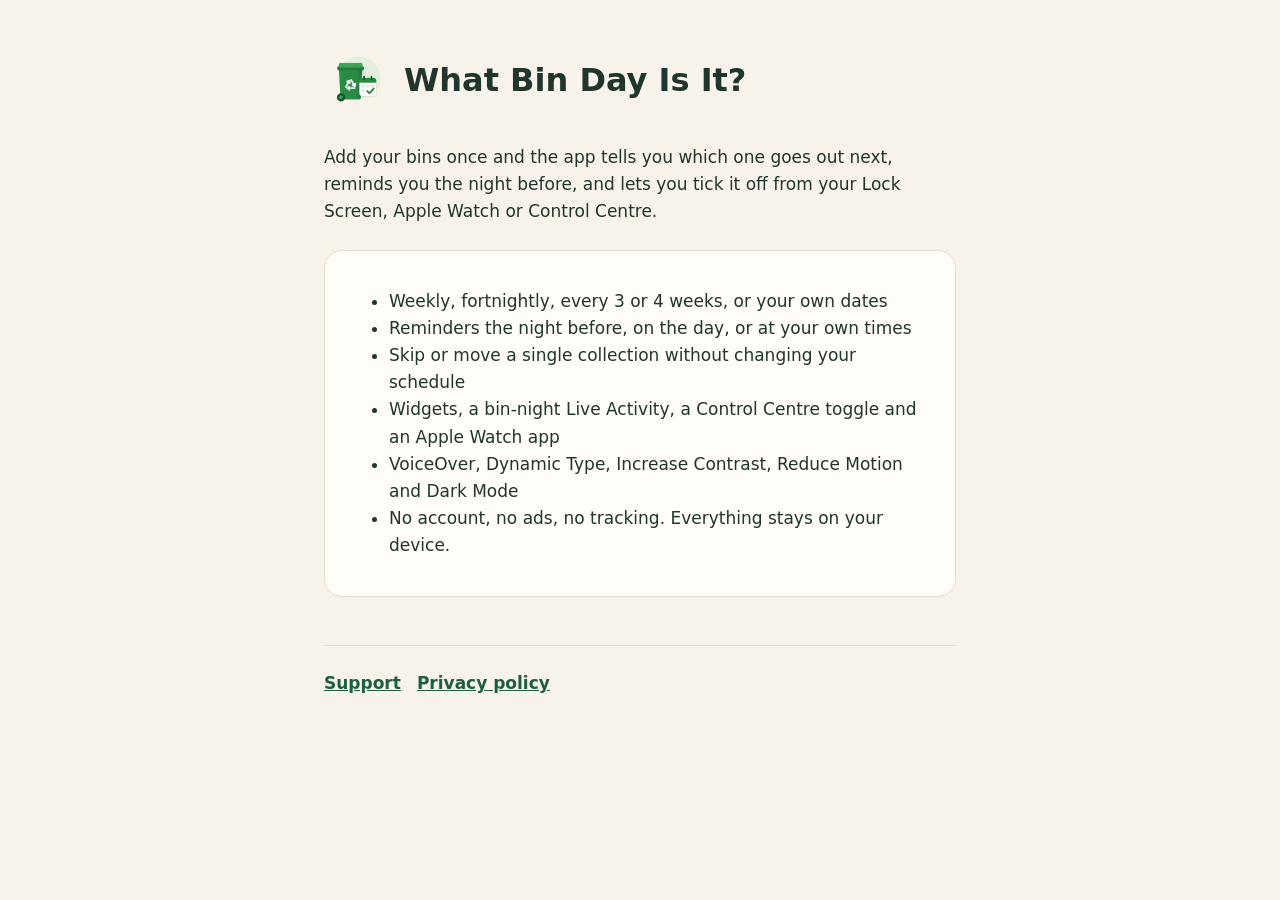
<file: index.html>
<!doctype html>
<html lang="en-GB">
<head>
<meta charset="utf-8">
<meta name="viewport" content="width=device-width, initial-scale=1">
<title>What Bin Day Is It?</title>
<meta name="description" content="Never miss bin collection day. Reminders, widgets and an Apple Watch app for your household bins.">
<link rel="stylesheet" href="style.css">
</head>
<body>
<main>
  <header><img src="icon.png" alt=""><h1>What Bin Day Is It?</h1></header>
  <p>Add your bins once and the app tells you which one goes out next, reminds you the night before, and lets you tick it off from your Lock Screen, Apple Watch or Control Centre.</p>
  <div class="card">
    <ul>
      <li>Weekly, fortnightly, every 3 or 4 weeks, or your own dates</li>
      <li>Reminders the night before, on the day, or at your own times</li>
      <li>Skip or move a single collection without changing your schedule</li>
      <li>Widgets, a bin-night Live Activity, a Control Centre toggle and an Apple Watch app</li>
      <li>VoiceOver, Dynamic Type, Increase Contrast, Reduce Motion and Dark Mode</li>
      <li>No account, no ads, no tracking. Everything stays on your device.</li>
    </ul>
  </div>
  <nav><a href="support.html">Support</a><a href="privacy.html">Privacy policy</a></nav>
</main>
</body>
</html>
</file>
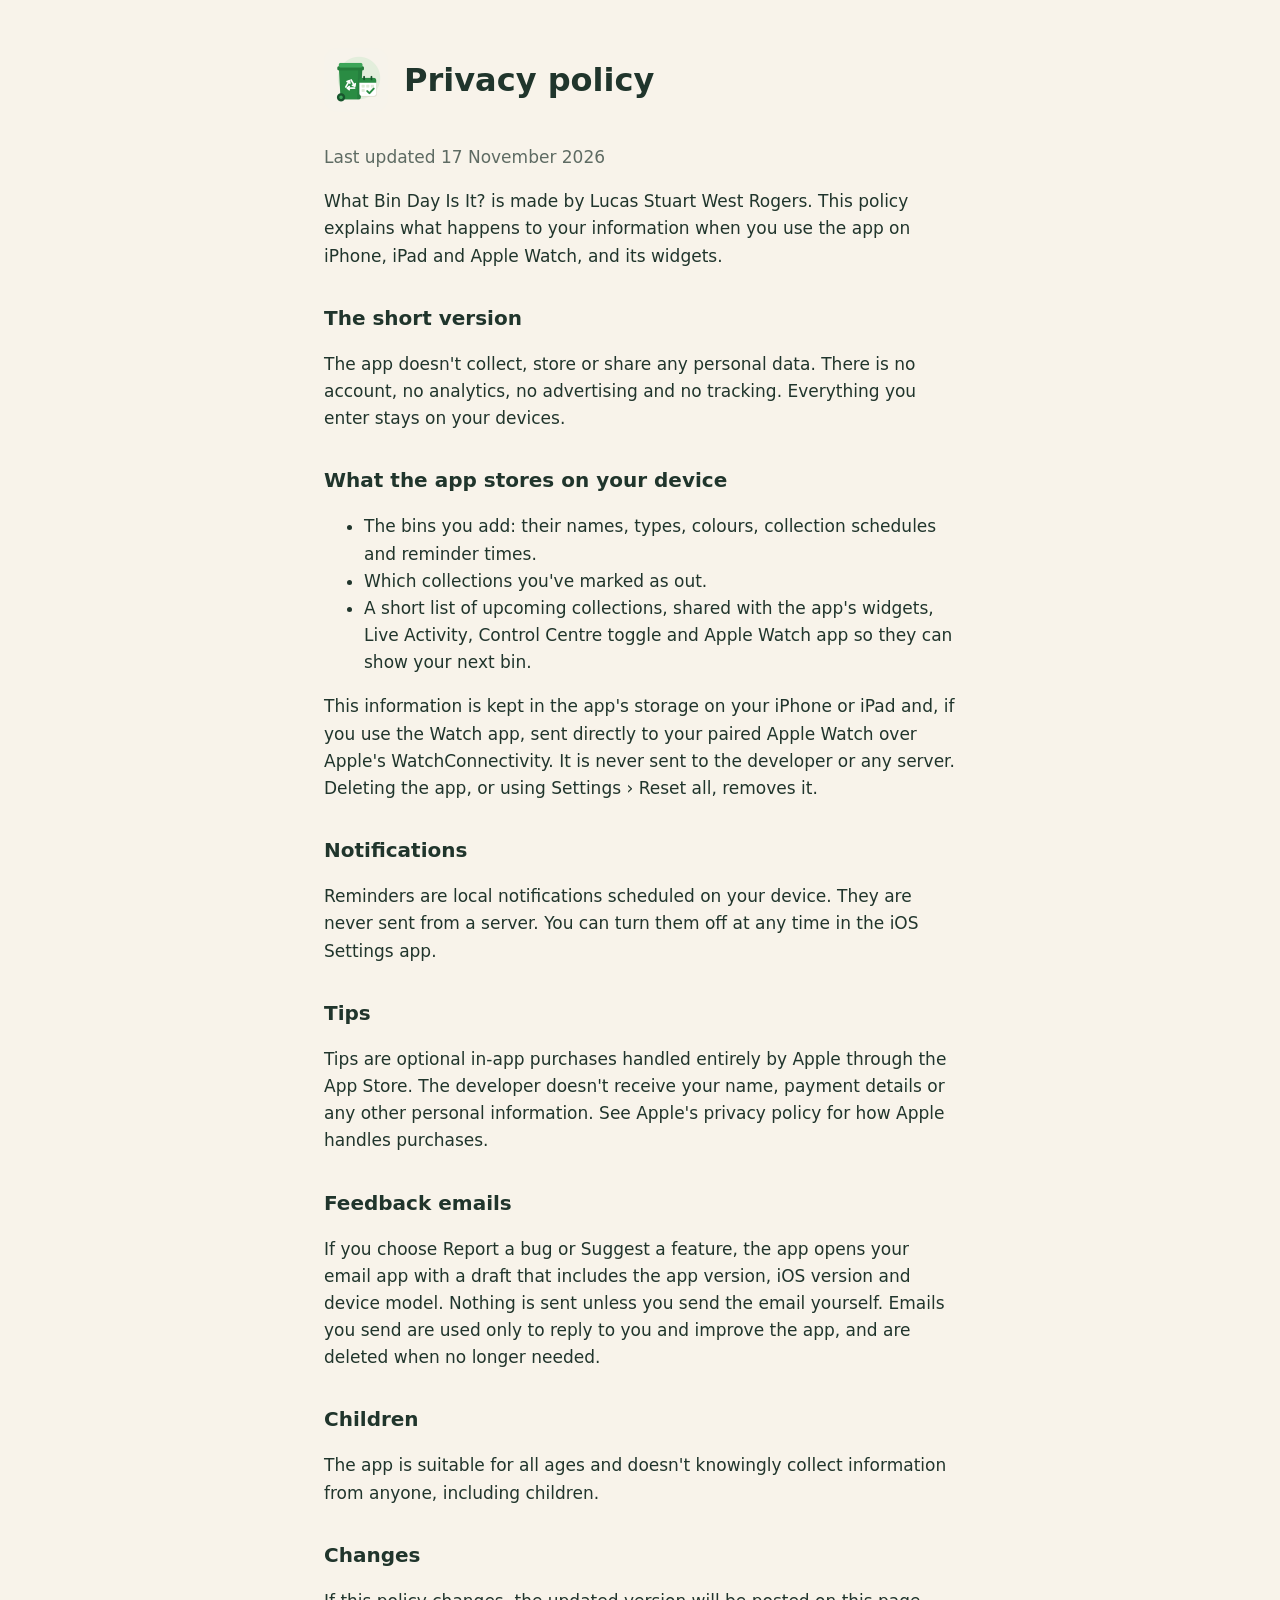
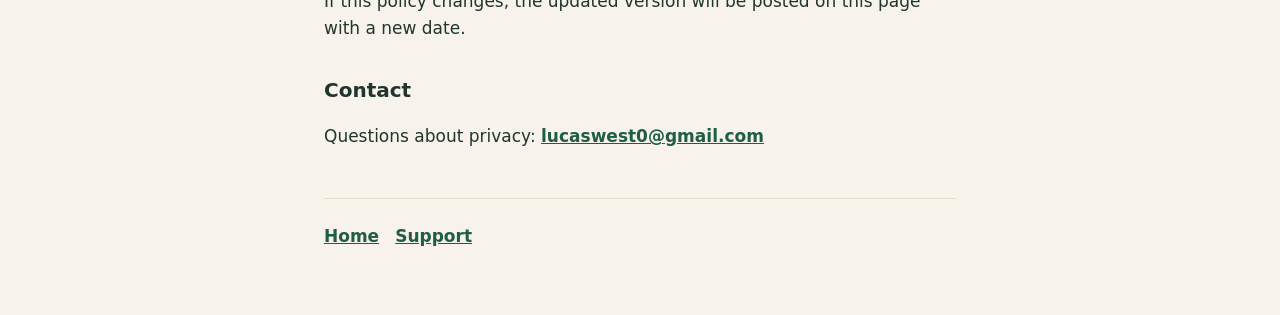
<file: privacy.html>
<!doctype html>
<html lang="en-GB">
<head>
<meta charset="utf-8">
<meta name="viewport" content="width=device-width, initial-scale=1">
<title>Privacy policy · What Bin Day Is It?</title>
<link rel="stylesheet" href="style.css">
</head>
<body>
<main>
  <header><img src="icon.png" alt=""><h1>Privacy policy</h1></header>
  <p class="muted">Last updated 17 November 2026</p>
  <p>What Bin Day Is It? is made by Lucas Stuart West Rogers. This policy explains what happens to your information when you use the app on iPhone, iPad and Apple Watch, and its widgets.</p>

  <h2>The short version</h2>
  <p>The app doesn't collect, store or share any personal data. There is no account, no analytics, no advertising and no tracking. Everything you enter stays on your devices.</p>

  <h2>What the app stores on your device</h2>
  <ul>
    <li>The bins you add: their names, types, colours, collection schedules and reminder times.</li>
    <li>Which collections you've marked as out.</li>
    <li>A short list of upcoming collections, shared with the app's widgets, Live Activity, Control Centre toggle and Apple Watch app so they can show your next bin.</li>
  </ul>
  <p>This information is kept in the app's storage on your iPhone or iPad and, if you use the Watch app, sent directly to your paired Apple Watch over Apple's WatchConnectivity. It is never sent to the developer or any server. Deleting the app, or using Settings › Reset all, removes it.</p>

  <h2>Notifications</h2>
  <p>Reminders are local notifications scheduled on your device. They are never sent from a server. You can turn them off at any time in the iOS Settings app.</p>

  <h2>Tips</h2>
  <p>Tips are optional in-app purchases handled entirely by Apple through the App Store. The developer doesn't receive your name, payment details or any other personal information. See Apple's privacy policy for how Apple handles purchases.</p>

  <h2>Feedback emails</h2>
  <p>If you choose Report a bug or Suggest a feature, the app opens your email app with a draft that includes the app version, iOS version and device model. Nothing is sent unless you send the email yourself. Emails you send are used only to reply to you and improve the app, and are deleted when no longer needed.</p>

  <h2>Children</h2>
  <p>The app is suitable for all ages and doesn't knowingly collect information from anyone, including children.</p>

  <h2>Changes</h2>
  <p>If this policy changes, the updated version will be posted on this page with a new date.</p>

  <h2>Contact</h2>
  <p>Questions about privacy: <a href="mailto:lucaswest0@gmail.com">lucaswest0@gmail.com</a></p>
  <nav><a href="index.html">Home</a><a href="support.html">Support</a></nav>
</main>
</body>
</html>
</file>
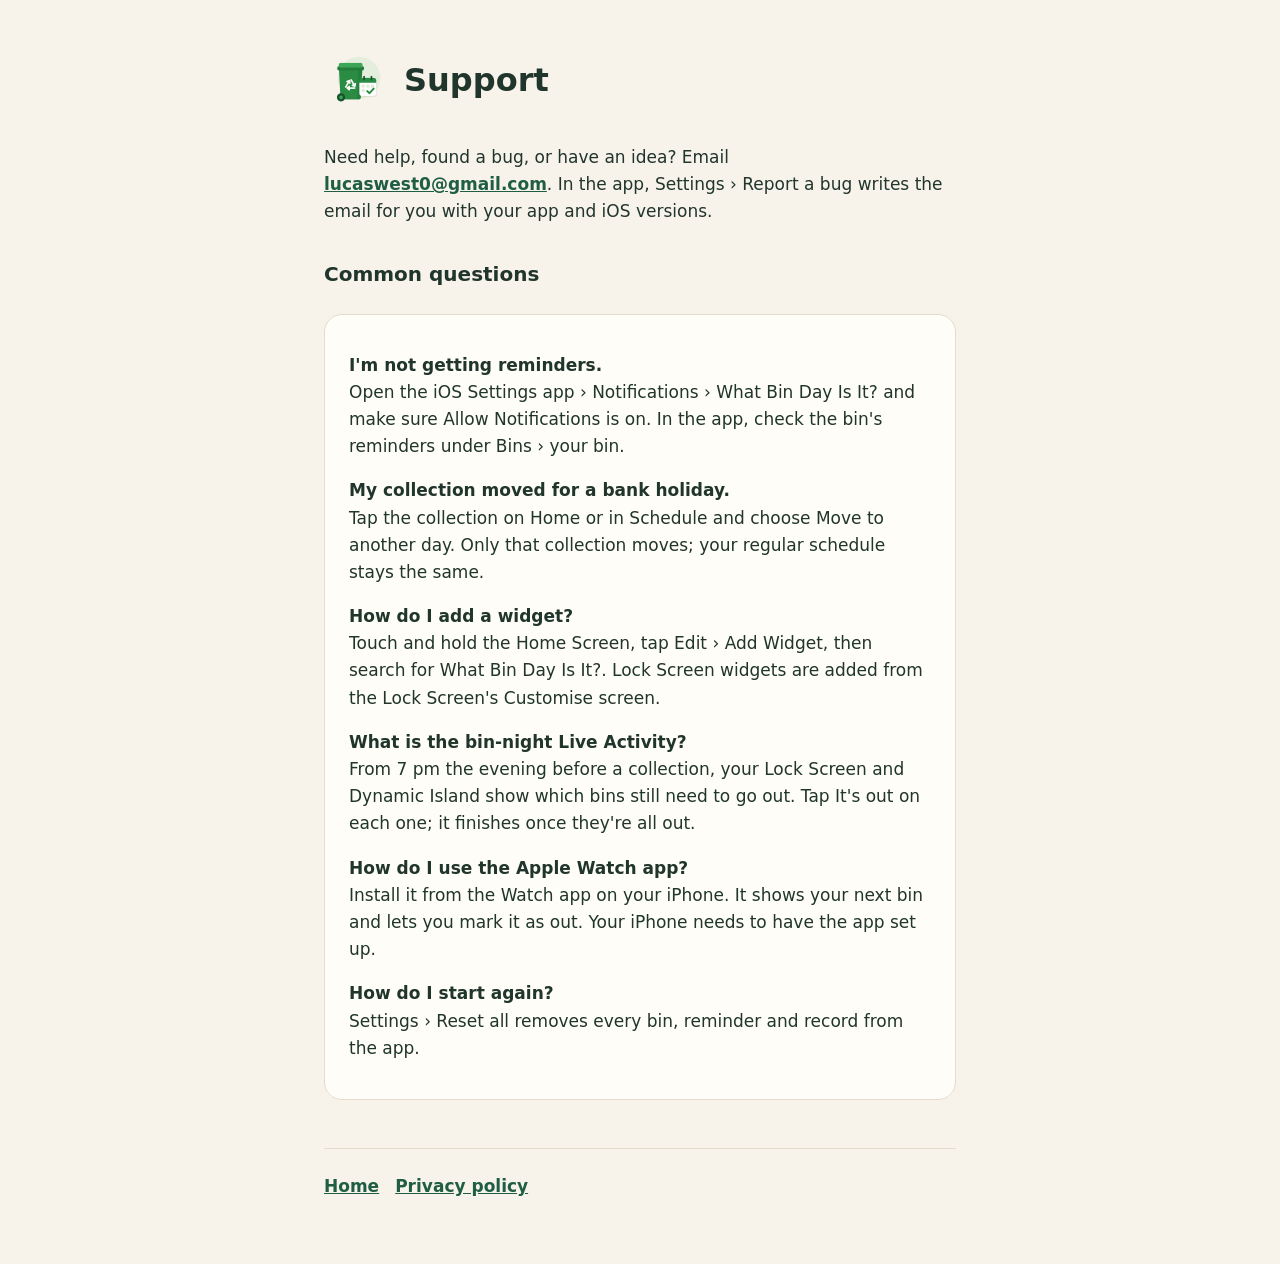
<file: support.html>
<!doctype html>
<html lang="en-GB">
<head>
<meta charset="utf-8">
<meta name="viewport" content="width=device-width, initial-scale=1">
<title>Support · What Bin Day Is It?</title>
<link rel="stylesheet" href="style.css">
</head>
<body>
<main>
  <header><img src="icon.png" alt=""><h1>Support</h1></header>
  <p>Need help, found a bug, or have an idea? Email <a href="mailto:lucaswest0@gmail.com">lucaswest0@gmail.com</a>. In the app, Settings › Report a bug writes the email for you with your app and iOS versions.</p>

  <h2>Common questions</h2>
  <div class="card">
    <p><strong>I'm not getting reminders.</strong><br>Open the iOS Settings app › Notifications › What Bin Day Is It? and make sure Allow Notifications is on. In the app, check the bin's reminders under Bins › your bin.</p>
    <p><strong>My collection moved for a bank holiday.</strong><br>Tap the collection on Home or in Schedule and choose Move to another day. Only that collection moves; your regular schedule stays the same.</p>
    <p><strong>How do I add a widget?</strong><br>Touch and hold the Home Screen, tap Edit › Add Widget, then search for What Bin Day Is It?. Lock Screen widgets are added from the Lock Screen's Customise screen.</p>
    <p><strong>What is the bin-night Live Activity?</strong><br>From 7 pm the evening before a collection, your Lock Screen and Dynamic Island show which bins still need to go out. Tap It's out on each one; it finishes once they're all out.</p>
    <p><strong>How do I use the Apple Watch app?</strong><br>Install it from the Watch app on your iPhone. It shows your next bin and lets you mark it as out. Your iPhone needs to have the app set up.</p>
    <p><strong>How do I start again?</strong><br>Settings › Reset all removes every bin, reminder and record from the app.</p>
  </div>
  <nav><a href="index.html">Home</a><a href="privacy.html">Privacy policy</a></nav>
</main>
</body>
</html>
</file>
<file: style.css>
:root { --bg: #F8F3EA; --card: #FFFDF7; --text: #20352C; --muted: #5E6B63; --brand: #1F5E43; --line: #E5DCCD; color-scheme: light dark; }
@media (prefers-color-scheme: dark) { :root { --bg: #0F1713; --card: #17221C; --text: #F4F8F2; --muted: #AAB8AF; --brand: #72D69B; --line: #31463A; } }
* { box-sizing: border-box; }
body { margin: 0; background: var(--bg); color: var(--text); font: 17px/1.6 ui-rounded, -apple-system, "SF Pro Rounded", system-ui, sans-serif; }
main { max-width: 42rem; margin: 0 auto; padding: 3rem max(1.25rem, env(safe-area-inset-left)) 4rem; }
header { display: flex; gap: 1rem; align-items: center; margin-bottom: 2rem; }
header img { width: 64px; height: 64px; border-radius: 14px; }
h1 { font-size: 2rem; line-height: 1.15; margin: 0; }
h2 { font-size: 1.25rem; margin: 2rem 0 0.5rem; }
p, li { color: var(--text); }
.muted { color: var(--muted); }
a { color: var(--brand); font-weight: 600; }
a:focus-visible { outline: 3px solid var(--brand); outline-offset: 2px; border-radius: 4px; }
.card { background: var(--card); border: 1px solid var(--line); border-radius: 18px; padding: 1.25rem 1.5rem; margin: 1.5rem 0; }
nav { display: flex; flex-wrap: wrap; gap: 1rem; margin-top: 3rem; padding-top: 1.5rem; border-top: 1px solid var(--line); }
</file>
